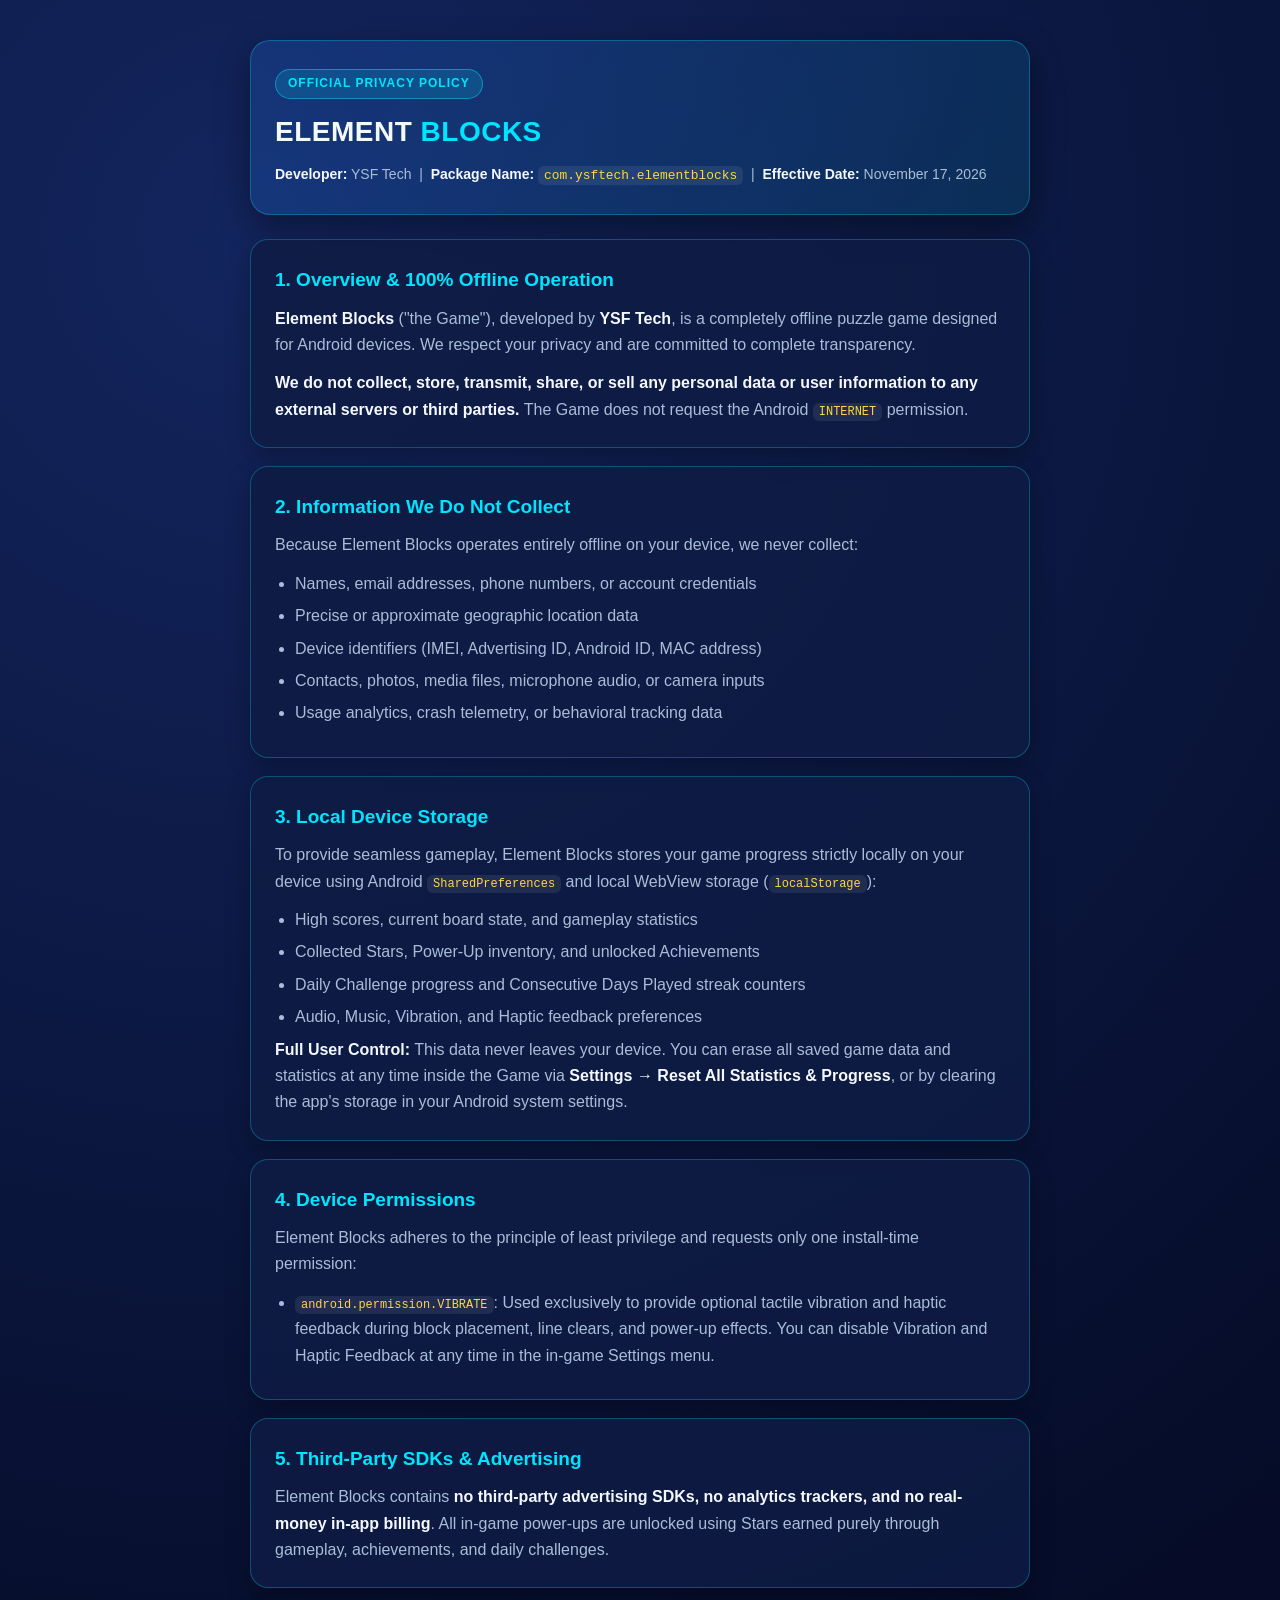
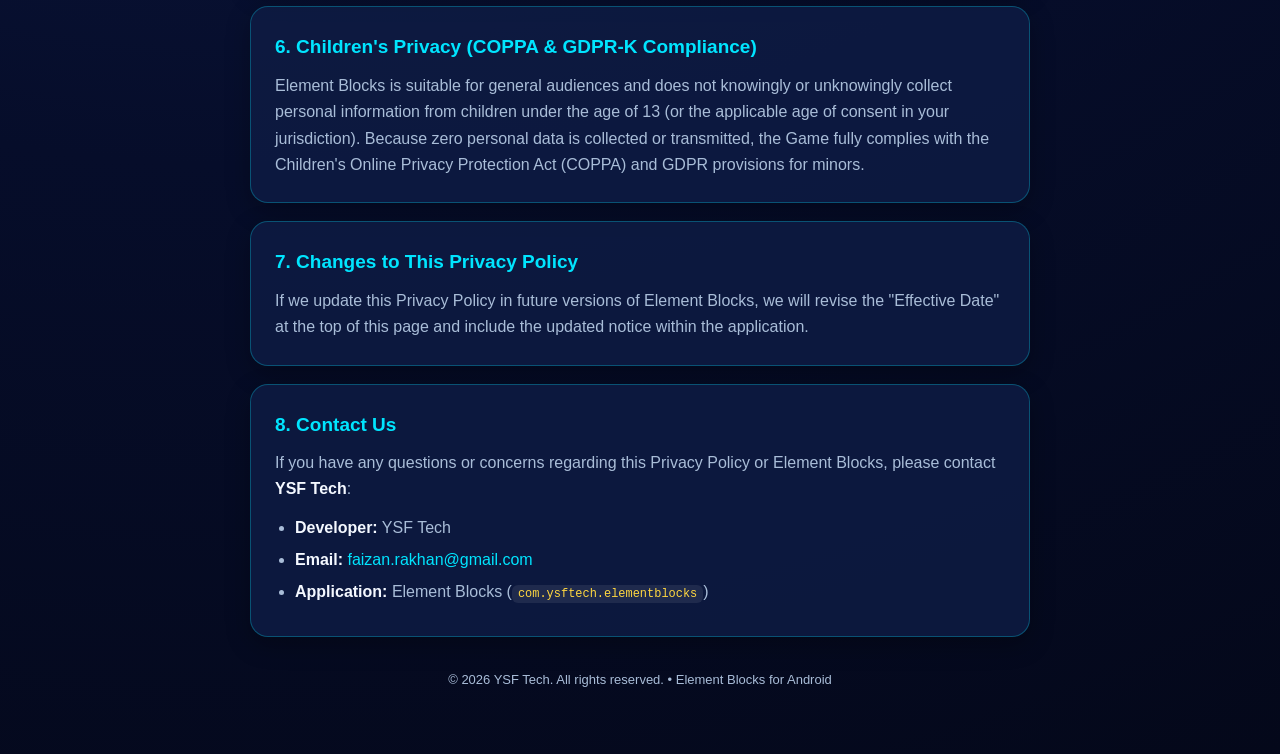
<file: docs/index.html>
<!DOCTYPE html>
<html lang="en">
<head>
  <meta charset="UTF-8" />
  <meta name="viewport" content="width=device-width, initial-scale=1.0" />
  <title>Privacy Policy – Element Blocks | YSF Tech</title>
  <meta name="description" content="Official Privacy Policy for Element Blocks (com.ysftech.elementblocks) by YSF Tech." />
  <style>
    :root {
      --bg-deep: #060D2A;
      --bg-card: rgba(15, 28, 68, 0.85);
      --border: rgba(0, 229, 255, 0.28);
      --cyan: #00E5FF;
      --blue: #2979FF;
      --gold: #FFD740;
      --text-main: #F4F8FF;
      --text-muted: #A9BDD8;
    }
    * {
      box-sizing: border-box;
    }
    body {
      margin: 0;
      padding: 0;
      font-family: -apple-system, BlinkMacSystemFont, "Segoe UI", Roboto, Oxygen, Ubuntu, sans-serif;
      background: radial-gradient(circle at 20% 10%, #13255E 0%, #060D2A 65%, #04081A 100%);
      color: var(--text-main);
      line-height: 1.65;
      min-height: 100vh;
    }
    .container {
      max-width: 820px;
      margin: 0 auto;
      padding: 40px 20px 64px;
    }
    .header-card {
      background: linear-gradient(135deg, rgba(41, 121, 255, 0.2), rgba(0, 229, 255, 0.1));
      border: 1px solid var(--border);
      border-radius: 20px;
      padding: 28px 24px;
      margin-bottom: 24px;
      box-shadow: 0 12px 32px rgba(0, 0, 0, 0.4);
    }
    .badge {
      display: inline-block;
      padding: 4px 12px;
      border-radius: 99px;
      background: rgba(0, 229, 255, 0.16);
      border: 1px solid rgba(0, 229, 255, 0.45);
      color: var(--cyan);
      font-size: 12px;
      font-weight: 700;
      letter-spacing: 1px;
      text-transform: uppercase;
      margin-bottom: 10px;
    }
    h1 {
      margin: 0 0 8px;
      font-size: 28px;
      font-weight: 800;
      letter-spacing: 0.5px;
    }
    h1 span {
      color: var(--cyan);
    }
    .meta {
      margin: 0;
      color: var(--text-muted);
      font-size: 14px;
    }
    .policy-card {
      background: var(--bg-card);
      border: 1px solid var(--border);
      border-radius: 18px;
      padding: 24px;
      margin-bottom: 18px;
      box-shadow: 0 8px 24px rgba(0, 0, 0, 0.28);
    }
    h2 {
      margin: 0 0 10px;
      font-size: 19px;
      color: var(--cyan);
    }
    p {
      margin: 0 0 12px;
      color: var(--text-muted);
    }
    p:last-child {
      margin-bottom: 0;
    }
    ul {
      margin: 8px 0 0;
      padding-left: 20px;
      color: var(--text-muted);
    }
    li {
      margin-bottom: 6px;
    }
    strong {
      color: var(--text-main);
    }
    code {
      background: rgba(255, 255, 255, 0.08);
      padding: 2px 6px;
      border-radius: 6px;
      color: var(--gold);
      font-size: 0.92em;
    }
    footer {
      text-align: center;
      margin-top: 32px;
      color: var(--text-muted);
      font-size: 13px;
    }
    a {
      color: var(--cyan);
      text-decoration: none;
    }
    a:hover {
      text-decoration: underline;
    }
  </style>
</head>
<body>
  <main class="container">
    <header class="header-card">
      <span class="badge">Official Privacy Policy</span>
      <h1>ELEMENT <span>BLOCKS</span></h1>
      <p class="meta">
        <strong>Developer:</strong> YSF Tech &nbsp;|&nbsp;
        <strong>Package Name:</strong> <code>com.ysftech.elementblocks</code> &nbsp;|&nbsp;
        <strong>Effective Date:</strong> November 17, 2026
      </p>
    </header>

    <section class="policy-card">
      <h2>1. Overview &amp; 100% Offline Operation</h2>
      <p>
        <strong>Element Blocks</strong> ("the Game"), developed by <strong>YSF Tech</strong>, is a completely offline puzzle game designed for Android devices. We respect your privacy and are committed to complete transparency.
      </p>
      <p>
        <strong>We do not collect, store, transmit, share, or sell any personal data or user information to any external servers or third parties.</strong> The Game does not request the Android <code>INTERNET</code> permission.
      </p>
    </section>

    <section class="policy-card">
      <h2>2. Information We Do Not Collect</h2>
      <p>Because Element Blocks operates entirely offline on your device, we never collect:</p>
      <ul>
        <li>Names, email addresses, phone numbers, or account credentials</li>
        <li>Precise or approximate geographic location data</li>
        <li>Device identifiers (IMEI, Advertising ID, Android ID, MAC address)</li>
        <li>Contacts, photos, media files, microphone audio, or camera inputs</li>
        <li>Usage analytics, crash telemetry, or behavioral tracking data</li>
      </ul>
    </section>

    <section class="policy-card">
      <h2>3. Local Device Storage</h2>
      <p>
        To provide seamless gameplay, Element Blocks stores your game progress strictly locally on your device using Android <code>SharedPreferences</code> and local WebView storage (<code>localStorage</code>):
      </p>
      <ul>
        <li>High scores, current board state, and gameplay statistics</li>
        <li>Collected Stars, Power-Up inventory, and unlocked Achievements</li>
        <li>Daily Challenge progress and Consecutive Days Played streak counters</li>
        <li>Audio, Music, Vibration, and Haptic feedback preferences</li>
      </ul>
      <p>
        <strong>Full User Control:</strong> This data never leaves your device. You can erase all saved game data and statistics at any time inside the Game via <strong>Settings &rarr; Reset All Statistics &amp; Progress</strong>, or by clearing the app's storage in your Android system settings.
      </p>
    </section>

    <section class="policy-card">
      <h2>4. Device Permissions</h2>
      <p>Element Blocks adheres to the principle of least privilege and requests only one install-time permission:</p>
      <ul>
        <li><code>android.permission.VIBRATE</code>: Used exclusively to provide optional tactile vibration and haptic feedback during block placement, line clears, and power-up effects. You can disable Vibration and Haptic Feedback at any time in the in-game Settings menu.</li>
      </ul>
    </section>

    <section class="policy-card">
      <h2>5. Third-Party SDKs &amp; Advertising</h2>
      <p>
        Element Blocks contains <strong>no third-party advertising SDKs, no analytics trackers, and no real-money in-app billing</strong>. All in-game power-ups are unlocked using Stars earned purely through gameplay, achievements, and daily challenges.
      </p>
    </section>

    <section class="policy-card">
      <h2>6. Children's Privacy (COPPA &amp; GDPR-K Compliance)</h2>
      <p>
        Element Blocks is suitable for general audiences and does not knowingly or unknowingly collect personal information from children under the age of 13 (or the applicable age of consent in your jurisdiction). Because zero personal data is collected or transmitted, the Game fully complies with the Children's Online Privacy Protection Act (COPPA) and GDPR provisions for minors.
      </p>
    </section>

    <section class="policy-card">
      <h2>7. Changes to This Privacy Policy</h2>
      <p>
        If we update this Privacy Policy in future versions of Element Blocks, we will revise the "Effective Date" at the top of this page and include the updated notice within the application.
      </p>
    </section>

    <section class="policy-card">
      <h2>8. Contact Us</h2>
      <p>
        If you have any questions or concerns regarding this Privacy Policy or Element Blocks, please contact <strong>YSF Tech</strong>:
      </p>
      <ul>
        <li><strong>Developer:</strong> YSF Tech</li>
        <li><strong>Email:</strong> <a href="mailto:faizan.rakhan@gmail.com">faizan.rakhan@gmail.com</a></li>
        <li><strong>Application:</strong> Element Blocks (<code>com.ysftech.elementblocks</code>)</li>
      </ul>
    </section>

    <footer>
      &copy; 2026 YSF Tech. All rights reserved. • Element Blocks for Android
    </footer>
  </main>
</body>
</html>
</file>
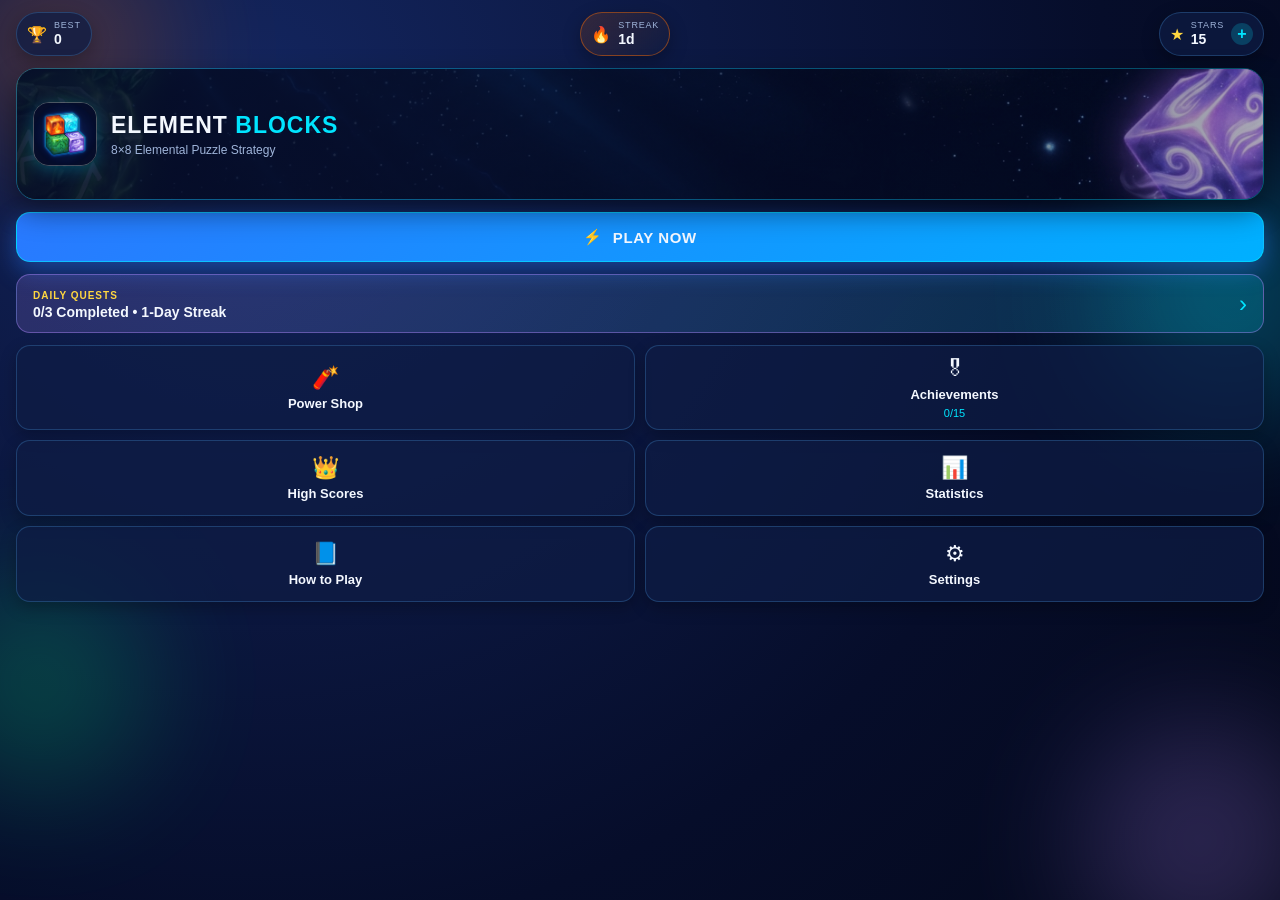
<file: app/src/main/assets/index.html>
<!DOCTYPE html>
<html lang="en">
<head>
  <meta charset="UTF-8" />
  <meta name="viewport" content="width=device-width, initial-scale=1.0, maximum-scale=1.0, user-scalable=no, viewport-fit=cover" />
  <title>Element Blocks</title>
  <link rel="stylesheet" href="css/style.css" />
  <link rel="stylesheet" href="css/animations.css" />
</head>
<body>
  <div id="app" class="app-shell">
    <!-- Ambient animated cosmic background -->
    <div class="bg-nebula" aria-hidden="true">
      <div class="bg-orb bg-orb-fire"></div>
      <div class="bg-orb bg-orb-water"></div>
      <div class="bg-orb bg-orb-earth"></div>
      <div class="bg-orb bg-orb-air"></div>
    </div>

    <!-- 1. SPLASH SCREEN -->
    <section id="screen-splash" class="screen screen-active">
      <div class="splash-content">
        <div class="splash-logo-wrap pulse-glow">
          <img src="images/logo_emblem.jpg" alt="Element Blocks Emblem" class="splash-logo" />
        </div>
        <h1 class="brand-title">ELEMENT <span>BLOCKS</span></h1>
        <p class="brand-subtitle">MASTER THE FOUR ELEMENTS</p>
        <div class="splash-loader">
          <div id="splash-progress" class="splash-loader-fill"></div>
        </div>
        <p class="developer-credit">YSF TECH</p>
      </div>
    </section>

    <!-- 2. MAIN MENU -->
    <section id="screen-menu" class="screen">
      <header class="menu-header">
        <div class="stat-pill">
          <span class="pill-icon">🏆</span>
          <div>
            <span class="pill-label">BEST</span>
            <strong id="menu-best-score" class="pill-value">0</strong>
          </div>
        </div>
        <div id="menu-streak-pill" class="stat-pill stat-pill-streak" data-nav="daily">
          <span class="pill-icon">🔥</span>
          <div>
            <span class="pill-label">STREAK</span>
            <strong id="menu-streak-days" class="pill-value">1d</strong>
          </div>
        </div>
        <div class="stat-pill stat-pill-star" data-nav="shop">
          <span class="pill-icon">★</span>
          <div>
            <span class="pill-label">STARS</span>
            <strong id="menu-stars" class="pill-value">0</strong>
          </div>
          <span class="pill-plus">+</span>
        </div>
      </header>

      <div class="menu-hero-card">
        <img src="images/hero_banner.jpg" alt="Elemental Arena" class="menu-hero-img" />
        <div class="menu-hero-overlay">
          <img src="images/logo_emblem.jpg" alt="Logo" class="menu-mini-emblem" />
          <div>
            <h1 class="menu-title">ELEMENT <span>BLOCKS</span></h1>
            <p class="menu-tagline">8×8 Elemental Puzzle Strategy</p>
          </div>
        </div>
      </div>

      <div class="menu-primary-actions">
        <button id="btn-resume-game" class="glass-btn btn-accent hidden" type="button">
          <span class="btn-icon">▶</span>
          <span>CONTINUE GAME</span>
          <small id="menu-saved-score" class="btn-badge">0</small>
        </button>
        <button id="btn-new-game" class="glass-btn btn-primary" type="button">
          <span class="btn-icon">⚡</span>
          <span>PLAY NOW</span>
        </button>
      </div>

      <button id="btn-daily-banner" class="daily-teaser-card" type="button" data-nav="daily">
        <div class="daily-teaser-left">
          <span class="daily-badge">DAILY QUESTS</span>
          <strong id="menu-daily-summary">3 Challenges Active Today</strong>
        </div>
        <span class="daily-arrow">›</span>
      </button>

      <nav class="menu-grid" aria-label="Main Navigation">
        <button class="menu-tile" type="button" data-nav="shop">
          <span class="tile-icon">🧨</span>
          <span class="tile-title">Power Shop</span>
        </button>
        <button class="menu-tile" type="button" data-nav="achievements">
          <span class="tile-icon">🎖</span>
          <span class="tile-title">Achievements</span>
          <small id="menu-ach-count" class="tile-sub">0/15</small>
        </button>
        <button class="menu-tile" type="button" data-nav="highscores">
          <span class="tile-icon">👑</span>
          <span class="tile-title">High Scores</span>
        </button>
        <button class="menu-tile" type="button" data-nav="statistics">
          <span class="tile-icon">📊</span>
          <span class="tile-title">Statistics</span>
        </button>
        <button class="menu-tile" type="button" data-nav="howto">
          <span class="tile-icon">📘</span>
          <span class="tile-title">How to Play</span>
        </button>
        <button class="menu-tile" type="button" data-nav="settings">
          <span class="tile-icon">⚙</span>
          <span class="tile-title">Settings</span>
        </button>
      </nav>
    </section>

    <!-- 3. GAMEPLAY SCREEN -->
    <section id="screen-game" class="screen">
      <header class="game-hud">
        <button id="btn-pause" class="hud-icon-btn" type="button" aria-label="Pause Game">⏸</button>

        <div class="hud-score-cluster">
          <div class="hud-score-box">
            <span class="hud-label">SCORE</span>
            <strong id="hud-score" class="hud-score-val">0</strong>
          </div>
          <div class="hud-best-box">
            <span class="hud-label">BEST</span>
            <strong id="hud-best" class="hud-best-val">0</strong>
          </div>
        </div>

        <div class="hud-right-cluster">
          <div id="hud-multiplier-pill" class="hud-mult-pill">
            <span id="hud-multiplier">1x</span>
          </div>
          <div class="hud-star-pill" id="hud-star-target">
            <span class="star-glyph">★</span>
            <strong id="hud-stars">0</strong>
          </div>
        </div>
      </header>

      <!-- Active Power-Up / Targeting Banner -->
      <div id="powerup-banner" class="powerup-banner hidden">
        <span id="powerup-banner-text">Select target on board</span>
        <div id="lightning-element-picker" class="element-picker hidden">
          <button class="el-chip el-fire" data-el="fire" type="button">🔥 Fire</button>
          <button class="el-chip el-water" data-el="water" type="button">💧 Water</button>
          <button class="el-chip el-earth" data-el="earth" type="button">🌿 Earth</button>
          <button class="el-chip el-air" data-el="air" type="button">💨 Air</button>
        </div>
        <button id="btn-cancel-powerup" class="banner-cancel-btn" type="button">Cancel</button>
      </div>

      <!-- Unified HTML5 Canvas for Board + Piece Tray + Drag + Particles -->
      <div id="canvas-stage" class="canvas-stage">
        <canvas id="game-canvas"></canvas>
      </div>

      <!-- Bottom Power-Up Bar -->
      <footer class="powerup-dock">
        <button class="powerup-btn" id="pu-dynamite" data-powerup="dynamite" type="button">
          <span class="pu-icon">🧨</span>
          <span class="pu-name">Dynamite</span>
          <span class="pu-cost" id="pu-cost-dynamite">15 ★</span>
        </button>
        <button class="powerup-btn" id="pu-lightning" data-powerup="lightning" type="button">
          <span class="pu-icon">⚡</span>
          <span class="pu-name">Lightning</span>
          <span class="pu-cost" id="pu-cost-lightning">20 ★</span>
        </button>
        <button class="powerup-btn" id="pu-hammer" data-powerup="hammer" type="button">
          <span class="pu-icon">🔨</span>
          <span class="pu-name">Hammer</span>
          <span class="pu-cost" id="pu-cost-hammer">10 ★</span>
        </button>
        <button class="powerup-btn" id="pu-shuffle" data-powerup="shuffle" type="button">
          <span class="pu-icon">🔀</span>
          <span class="pu-name">Shuffle</span>
          <span class="pu-cost" id="pu-cost-shuffle">12 ★</span>
        </button>
      </footer>
    </section>

    <!-- 4. PAUSE OVERLAY -->
    <div id="modal-pause" class="modal-overlay hidden" role="dialog" aria-modal="true">
      <div class="glass-modal">
        <h2 class="modal-title">GAME PAUSED</h2>
        <p class="modal-sub">Take a breath and plan your next move.</p>
        <div class="modal-actions">
          <button id="btn-pause-resume" class="glass-btn btn-primary" type="button">Resume</button>
          <button id="btn-pause-restart" class="glass-btn btn-secondary" type="button">Restart Game</button>
          <button id="btn-pause-howto" class="glass-btn btn-secondary" type="button">How to Play</button>
          <button id="btn-pause-settings" class="glass-btn btn-secondary" type="button">Settings</button>
          <button id="btn-pause-menu" class="glass-btn btn-danger-outline" type="button">Main Menu</button>
        </div>
      </div>
    </div>

    <!-- 5. GAME OVER OVERLAY -->
    <div id="modal-gameover" class="modal-overlay hidden" role="dialog" aria-modal="true">
      <div class="glass-modal gameover-modal">
        <div id="go-new-best-badge" class="new-best-badge hidden">★ NEW HIGH SCORE ★</div>
        <h2 class="modal-title">GAME OVER</h2>
        <p class="modal-sub">No more valid placements remaining</p>

        <div class="gameover-stats-grid">
          <div class="go-stat-card">
            <span>Final Score</span>
            <strong id="go-score">0</strong>
          </div>
          <div class="go-stat-card">
            <span>Best Score</span>
            <strong id="go-best">0</strong>
          </div>
          <div class="go-stat-card">
            <span>Stars Earned</span>
            <strong id="go-stars">0 ★</strong>
          </div>
          <div class="go-stat-card">
            <span>Max Combo</span>
            <strong id="go-combo">0</strong>
          </div>
        </div>

        <div id="go-achievements-box" class="go-ach-box hidden">
          <h3>Achievements Unlocked</h3>
          <ul id="go-achievements-list"></ul>
        </div>

        <div class="modal-actions">
          <button id="btn-go-play-again" class="glass-btn btn-primary" type="button">Play Again</button>
          <button id="btn-go-stats" class="glass-btn btn-secondary" type="button">Statistics</button>
          <button id="btn-go-menu" class="glass-btn btn-secondary" type="button">Main Menu</button>
        </div>
      </div>
    </div>

    <!-- 6. SETTINGS SCREEN -->
    <section id="screen-settings" class="screen sub-screen">
      <header class="sub-header">
        <button class="back-btn" type="button" data-back>‹ Back</button>
        <h2>Settings</h2>
        <span class="header-spacer"></span>
      </header>
      <div class="scroll-body">
        <div class="glass-panel">
          <div class="setting-row">
            <div>
              <strong>Sound Effects</strong>
              <small>Blocks, clears, power-ups & rewards</small>
            </div>
            <label class="switch">
              <input type="checkbox" id="toggle-sound" />
              <span class="slider"></span>
            </label>
          </div>
          <div class="setting-row">
            <div>
              <strong>Background Music</strong>
              <small>Ambient elemental synth track</small>
            </div>
            <label class="switch">
              <input type="checkbox" id="toggle-music" />
              <span class="slider"></span>
            </label>
          </div>
          <div class="setting-row">
            <div>
              <strong>Vibration</strong>
              <small>Line clears, combos & explosions</small>
            </div>
            <label class="switch">
              <input type="checkbox" id="toggle-vibration" />
              <span class="slider"></span>
            </label>
          </div>
          <div class="setting-row">
            <div>
              <strong>Haptic Feedback</strong>
              <small>Subtle taps & block snap pulses</small>
            </div>
            <label class="switch">
              <input type="checkbox" id="toggle-haptics" />
              <span class="slider"></span>
            </label>
          </div>
        </div>

        <div class="glass-panel">
          <button class="panel-action-row" type="button" data-nav="howto">
            <span>📘 How to Play</span>
            <span>›</span>
          </button>
          <button class="panel-action-row" type="button" id="btn-privacy-info">
            <span>🔒 Privacy Information</span>
            <span>›</span>
          </button>
          <div class="panel-info-row">
            <span>📱 Version</span>
            <strong id="settings-version">1.0.0</strong>
          </div>
          <div class="panel-info-row">
            <span>🏢 Developer</span>
            <strong>YSF Tech</strong>
          </div>
        </div>

        <button id="btn-reset-stats" class="glass-btn btn-danger-outline" type="button">
          Reset All Statistics & Progress
        </button>
      </div>
    </section>

    <!-- 7. ACHIEVEMENTS SCREEN -->
    <section id="screen-achievements" class="screen sub-screen">
      <header class="sub-header">
        <button class="back-btn" type="button" data-back>‹ Back</button>
        <h2>Achievements</h2>
        <span id="ach-header-progress" class="header-pill">0/15</span>
      </header>
      <div class="scroll-body">
        <div id="achievements-list" class="card-stack"></div>
      </div>
    </section>

    <!-- 8. HIGH SCORES SCREEN -->
    <section id="screen-highscores" class="screen sub-screen">
      <header class="sub-header">
        <button class="back-btn" type="button" data-back>‹ Back</button>
        <h2>High Scores</h2>
        <span class="header-spacer"></span>
      </header>
      <div class="scroll-body">
        <div class="glass-panel highlight-score-panel">
          <span>ALL-TIME BEST SCORE</span>
          <strong id="hs-alltime-best">0</strong>
        </div>
        <div id="highscores-list" class="card-stack"></div>
      </div>
    </section>

    <!-- 9. HOW TO PLAY SCREEN -->
    <section id="screen-howto" class="screen sub-screen">
      <header class="sub-header">
        <button class="back-btn" type="button" data-back>‹ Back</button>
        <h2>How to Play</h2>
        <span class="header-spacer"></span>
      </header>
      <div class="scroll-body">
        <div class="glass-panel guide-card">
          <h3>1. Place Elemental Blocks</h3>
          <p>Touch, hold, and drag any of the 3 pieces from the tray onto the 8×8 grid. Blocks stay exactly where placed—there is no gravity.</p>
        </div>
        <div class="glass-panel guide-card">
          <h3>2. Clear Full Rows & Columns</h3>
          <p>Fill any complete horizontal row or vertical column of 8 cells to clear it! Clear multiple lines in one move for massive combo bonuses.</p>
        </div>
        <div class="glass-panel guide-card">
          <h3>3. Build Your Multiplier</h3>
          <p>Consecutive turns with line clears boost your score multiplier up to 10x+. Moves without a clear gradually step down your streak.</p>
        </div>
        <div class="glass-panel guide-card">
          <h3>4. Collect Stars & Use Power-Ups</h3>
          <p>Clear lines passing through ★ cells to earn Stars. Spend Stars in the Shop or during gameplay for Dynamite (3×3 blast), Lightning (element wipe), Hammer (single cell), or Shuffle (new tray).</p>
        </div>
        <div class="glass-panel guide-card">
          <h3>5. Four Elemental Themes</h3>
          <div class="element-legend">
            <span class="el-chip el-fire">🔥 Fire</span>
            <span class="el-chip el-water">💧 Water</span>
            <span class="el-chip el-earth">🌿 Earth</span>
            <span class="el-chip el-air">💨 Air</span>
          </div>
          <p>All elements share identical placement rules—master their board synergy!</p>
        </div>
      </div>
    </section>

    <!-- 10. POWER-UP SHOP SCREEN -->
    <section id="screen-shop" class="screen sub-screen">
      <header class="sub-header">
        <button class="back-btn" type="button" data-back>‹ Back</button>
        <h2>Power-Up Shop</h2>
        <span class="header-pill">★ <span id="shop-stars">0</span></span>
      </header>
      <div class="scroll-body">
        <p class="shop-intro">Stock up on tactical charges using Stars earned in-game, from Achievements, and Daily Challenges.</p>
        <div id="shop-items-list" class="card-stack"></div>
      </div>
    </section>

    <!-- 11. DAILY CHALLENGE SCREEN -->
    <section id="screen-daily" class="screen sub-screen">
      <header class="sub-header">
        <button class="back-btn" type="button" data-back>‹ Back</button>
        <h2>Daily Challenge</h2>
        <span id="daily-date-pill" class="header-pill">TODAY</span>
      </header>
      <div class="scroll-body">
        <div class="glass-panel streak-panel">
          <div class="streak-panel-head">
            <div>
              <span class="daily-badge">CONSECUTIVE DAYS PLAYED</span>
              <strong id="daily-streak-title" class="streak-big-val">🔥 1 Day Streak</strong>
            </div>
            <span id="daily-best-streak" class="reward-chip">Best: 1d</span>
          </div>
          <div id="daily-streak-track" class="streak-days-track"></div>
          <small id="daily-streak-sub" class="streak-sub-copy">Log in 6 more consecutive days for +25 ★ bonus!</small>
        </div>
        <div class="glass-panel daily-hero-panel">
          <h3>Today's Elemental Trials</h3>
          <p>Complete offline quests generated for today's date and claim bonus Stars.</p>
          <button id="btn-daily-play" class="glass-btn btn-primary" type="button">Play to Progress</button>
        </div>
        <div id="daily-list" class="card-stack"></div>
      </div>
    </section>

    <!-- 12. STATISTICS SCREEN -->
    <section id="screen-statistics" class="screen sub-screen">
      <header class="sub-header">
        <button class="back-btn" type="button" data-back>‹ Back</button>
        <h2>Statistics</h2>
        <span class="header-spacer"></span>
      </header>
      <div class="scroll-body">
        <div id="stats-grid" class="stats-grid"></div>
      </div>
    </section>

    <!-- CONFIRM / PRIVACY DIALOG -->
    <div id="modal-dialog" class="modal-overlay hidden" role="dialog" aria-modal="true">
      <div class="glass-modal">
        <h2 id="dialog-title" class="modal-title">Confirm</h2>
        <p id="dialog-message" class="modal-sub"></p>
        <div class="modal-actions">
          <button id="btn-dialog-confirm" class="glass-btn btn-primary" type="button">Confirm</button>
          <button id="btn-dialog-cancel" class="glass-btn btn-secondary" type="button">Cancel</button>
        </div>
      </div>
    </div>

    <!-- ACHIEVEMENT / REWARD TOAST -->
    <div id="toast-banner" class="toast-banner hidden" role="status">
      <span id="toast-icon">🏆</span>
      <div class="toast-copy">
        <strong id="toast-title">Achievement Unlocked!</strong>
        <small id="toast-desc">+10 ★</small>
      </div>
    </div>
  </div>

  <!-- Modular Offline Game Engine Scripts -->
  <script defer src="js/storage.js"></script>
  <script defer src="js/audio.js"></script>
  <script defer src="js/shapes.js"></script>
  <script defer src="js/board.js"></script>
  <script defer src="js/scoring.js"></script>
  <script defer src="js/particles.js"></script>
  <script defer src="js/powerups.js"></script>
  <script defer src="js/achievements.js"></script>
  <script defer src="js/ui.js"></script>
  <script defer src="js/game.js"></script>
</body>
</html>
</file>
<file: app/src/main/assets/css/style.css>
:root {
  --bg-deep: #060D2A;
  --bg-navy: #0B153A;
  --panel-bg: rgba(15, 28, 68, 0.72);
  --panel-border: rgba(86, 178, 255, 0.24);
  --electric-blue: #2979FF;
  --cyan-glow: #00E5FF;
  --fire-accent: #FF6D00;
  --water-accent: #00B0FF;
  --earth-accent: #00E676;
  --air-accent: #B388FF;
  --star-gold: #FFD740;
  --danger: #FF5252;
  --text-primary: #F4F8FF;
  --text-secondary: #9FB4D9;
  --radius-lg: 20px;
  --radius-md: 14px;
  --radius-sm: 10px;
}

* {
  box-sizing: border-box;
  -webkit-tap-highlight-color: transparent;
  user-select: none;
  -webkit-user-select: none;
}

html, body {
  margin: 0;
  padding: 0;
  width: 100%;
  height: 100%;
  overflow: hidden;
  background-color: var(--bg-deep);
  color: var(--text-primary);
  font-family: -apple-system, BlinkMacSystemFont, "Segoe UI", Roboto, sans-serif;
}

.app-shell {
  position: relative;
  width: 100%;
  height: 100%;
  overflow: hidden;
  background: radial-gradient(circle at 20% 10%, #13255E 0%, #060D2A 65%, #04081A 100%);
}

.bg-nebula {
  position: absolute;
  inset: 0;
  pointer-events: none;
  overflow: hidden;
  z-index: 0;
}

.bg-orb {
  position: absolute;
  border-radius: 50%;
  filter: blur(60px);
  opacity: 0.22;
}

.bg-orb-fire { width: 220px; height: 220px; background: var(--fire-accent); top: -60px; left: -50px; }
.bg-orb-water { width: 260px; height: 260px; background: var(--cyan-glow); top: 18%; right: -80px; }
.bg-orb-earth { width: 220px; height: 220px; background: var(--earth-accent); bottom: 12%; left: -70px; }
.bg-orb-air { width: 240px; height: 240px; background: var(--air-accent); bottom: -60px; right: -40px; }

.screen {
  position: absolute;
  inset: 0;
  z-index: 2;
  display: none;
  flex-direction: column;
  padding: 12px 16px 16px;
}

.screen-active {
  display: flex;
}

.hidden {
  display: none !important;
}

/* SPLASH */
#screen-splash {
  justify-content: center;
  align-items: center;
  text-align: center;
}

.splash-content {
  display: flex;
  flex-direction: column;
  align-items: center;
  gap: 14px;
  width: 100%;
  max-width: 320px;
}

.splash-logo-wrap {
  width: 132px;
  height: 132px;
  border-radius: 30px;
  overflow: hidden;
  border: 2px solid rgba(0, 229, 255, 0.5);
  box-shadow: 0 0 36px rgba(0, 229, 255, 0.35);
}

.splash-logo {
  width: 100%;
  height: 100%;
  object-fit: cover;
}

.brand-title {
  margin: 4px 0 0;
  font-size: 30px;
  font-weight: 800;
  letter-spacing: 2px;
}

.brand-title span {
  color: var(--cyan-glow);
}

.brand-subtitle {
  margin: 0;
  font-size: 12px;
  letter-spacing: 2.5px;
  color: var(--text-secondary);
}

.splash-loader {
  width: 82%;
  height: 8px;
  border-radius: 99px;
  background: rgba(255, 255, 255, 0.1);
  overflow: hidden;
  margin-top: 8px;
}

.splash-loader-fill {
  width: 0%;
  height: 100%;
  border-radius: 99px;
  background: linear-gradient(90deg, var(--electric-blue), var(--cyan-glow));
  transition: width 0.2s ease;
}

.developer-credit {
  margin-top: 12px;
  font-size: 12px;
  font-weight: 700;
  letter-spacing: 3px;
  color: rgba(159, 180, 217, 0.75);
}

/* MAIN MENU */
#screen-menu {
  gap: 12px;
  overflow-y: auto;
}

.menu-header {
  display: flex;
  justify-content: space-between;
  align-items: center;
  gap: 8px;
}

.stat-pill {
  display: flex;
  align-items: center;
  gap: 7px;
  padding: 7px 10px;
  border-radius: 99px;
  background: var(--panel-bg);
  border: 1px solid var(--panel-border);
  backdrop-filter: blur(10px);
  box-shadow: 0 6px 18px rgba(0, 0, 0, 0.28);
  min-width: 0;
}

.stat-pill-star,
.stat-pill-streak {
  cursor: pointer;
}

.stat-pill-streak {
  border-color: rgba(255, 109, 0, 0.45);
  background: linear-gradient(135deg, rgba(255, 109, 0, 0.16), rgba(15, 28, 68, 0.78));
}

.pill-icon {
  font-size: 16px;
  color: var(--star-gold);
}

.pill-label {
  display: block;
  font-size: 9px;
  color: var(--text-secondary);
  letter-spacing: 0.8px;
}

.pill-value {
  font-size: 14px;
  font-weight: 800;
}

.pill-plus {
  display: inline-flex;
  align-items: center;
  justify-content: center;
  width: 22px;
  height: 22px;
  border-radius: 50%;
  background: rgba(0, 229, 255, 0.2);
  color: var(--cyan-glow);
  font-weight: 800;
}

.menu-hero-card {
  position: relative;
  border-radius: var(--radius-lg);
  overflow: hidden;
  border: 1px solid rgba(0, 229, 255, 0.3);
  height: 132px;
  flex-shrink: 0;
  box-shadow: 0 12px 28px rgba(0, 0, 0, 0.45);
}

.menu-hero-img {
  width: 100%;
  height: 100%;
  object-fit: cover;
}

.menu-hero-overlay {
  position: absolute;
  inset: 0;
  display: flex;
  align-items: center;
  gap: 14px;
  padding: 16px;
  background: linear-gradient(90deg, rgba(6, 13, 42, 0.9) 25%, rgba(6, 13, 42, 0.35) 100%);
}

.menu-mini-emblem {
  width: 64px;
  height: 64px;
  border-radius: 16px;
  border: 1px solid rgba(255, 255, 255, 0.25);
  box-shadow: 0 4px 16px rgba(0, 229, 255, 0.25);
}

.menu-title {
  margin: 0;
  font-size: 23px;
  font-weight: 900;
  letter-spacing: 1px;
}

.menu-title span {
  color: var(--cyan-glow);
}

.menu-tagline {
  margin: 4px 0 0;
  font-size: 12px;
  color: var(--text-secondary);
}

.menu-primary-actions {
  display: flex;
  flex-direction: column;
  gap: 10px;
}

.glass-btn {
  display: flex;
  align-items: center;
  justify-content: center;
  gap: 10px;
  width: 100%;
  min-height: 50px;
  padding: 12px 18px;
  border-radius: var(--radius-md);
  border: 1px solid rgba(255, 255, 255, 0.18);
  background: rgba(23, 43, 98, 0.72);
  color: var(--text-primary);
  font-size: 15px;
  font-weight: 700;
  letter-spacing: 0.6px;
  cursor: pointer;
  box-shadow: 0 6px 20px rgba(0, 0, 0, 0.3);
  transition: transform 0.12s ease, filter 0.15s ease;
}

.glass-btn:active {
  transform: scale(0.97);
}

.btn-primary {
  background: linear-gradient(135deg, #2979FF 0%, #00B0FF 100%);
  border-color: rgba(0, 229, 255, 0.65);
  box-shadow: 0 8px 24px rgba(41, 121, 255, 0.45);
}

.btn-accent {
  background: linear-gradient(135deg, #00C853 0%, #00BFA5 100%);
  border-color: rgba(105, 240, 174, 0.6);
}

.btn-secondary {
  background: rgba(20, 38, 88, 0.78);
}

.btn-danger-outline {
  background: rgba(255, 82, 82, 0.14);
  border-color: rgba(255, 82, 82, 0.45);
  color: #FF8A80;
}

.btn-badge {
  padding: 3px 9px;
  border-radius: 99px;
  background: rgba(0, 0, 0, 0.28);
  font-size: 12px;
}

.daily-teaser-card {
  display: flex;
  align-items: center;
  justify-content: space-between;
  width: 100%;
  padding: 12px 16px;
  border-radius: var(--radius-md);
  background: linear-gradient(135deg, rgba(179, 136, 255, 0.18), rgba(0, 229, 255, 0.16));
  border: 1px solid rgba(179, 136, 255, 0.42);
  color: var(--text-primary);
  cursor: pointer;
  text-align: left;
}

.daily-badge {
  display: inline-block;
  font-size: 10px;
  font-weight: 800;
  letter-spacing: 1px;
  color: var(--star-gold);
  margin-bottom: 3px;
}

.daily-teaser-left strong {
  display: block;
  font-size: 14px;
}

.daily-arrow {
  font-size: 24px;
  color: var(--cyan-glow);
}

.menu-grid {
  display: grid;
  grid-template-columns: repeat(2, 1fr);
  gap: 10px;
  padding-bottom: 10px;
}

.menu-tile {
  display: flex;
  flex-direction: column;
  align-items: center;
  justify-content: center;
  gap: 5px;
  min-height: 76px;
  padding: 10px;
  border-radius: var(--radius-md);
  background: var(--panel-bg);
  border: 1px solid var(--panel-border);
  color: var(--text-primary);
  cursor: pointer;
  box-shadow: 0 6px 16px rgba(0, 0, 0, 0.25);
  transition: transform 0.12s ease;
}

.menu-tile:active {
  transform: scale(0.96);
}

.tile-icon {
  font-size: 22px;
}

.tile-title {
  font-size: 13px;
  font-weight: 700;
}

.tile-sub {
  font-size: 11px;
  color: var(--cyan-glow);
}

/* GAMEPLAY HUD & STAGE */
#screen-game {
  padding: 10px 10px 12px;
  gap: 8px;
}

.game-hud {
  display: flex;
  align-items: center;
  justify-content: space-between;
  gap: 8px;
  flex-shrink: 0;
}

.hud-icon-btn {
  width: 48px;
  height: 48px;
  border-radius: 14px;
  border: 1px solid var(--panel-border);
  background: var(--panel-bg);
  color: var(--text-primary);
  font-size: 18px;
  font-weight: 700;
  cursor: pointer;
}

.hud-score-cluster {
  display: flex;
  align-items: center;
  gap: 10px;
  padding: 6px 14px;
  border-radius: 14px;
  background: var(--panel-bg);
  border: 1px solid var(--panel-border);
}

.hud-score-box, .hud-best-box {
  display: flex;
  flex-direction: column;
  align-items: center;
}

.hud-label {
  font-size: 9px;
  letter-spacing: 1px;
  color: var(--text-secondary);
}

.hud-score-val {
  font-size: 20px;
  font-weight: 900;
  color: var(--cyan-glow);
}

.hud-best-val {
  font-size: 16px;
  font-weight: 700;
  color: var(--text-primary);
}

.hud-right-cluster {
  display: flex;
  align-items: center;
  gap: 6px;
}

.hud-mult-pill {
  padding: 7px 10px;
  border-radius: 12px;
  background: linear-gradient(135deg, rgba(255, 109, 0, 0.25), rgba(41, 121, 255, 0.3));
  border: 1px solid rgba(0, 229, 255, 0.45);
  font-size: 14px;
  font-weight: 900;
  color: #FFF;
}

.hud-star-pill {
  display: flex;
  align-items: center;
  gap: 4px;
  padding: 7px 10px;
  border-radius: 12px;
  background: var(--panel-bg);
  border: 1px solid rgba(255, 215, 64, 0.4);
  font-size: 14px;
}

.star-glyph {
  color: var(--star-gold);
}

.powerup-banner {
  display: flex;
  flex-wrap: wrap;
  align-items: center;
  justify-content: space-between;
  gap: 8px;
  padding: 8px 12px;
  border-radius: 12px;
  background: rgba(0, 229, 255, 0.16);
  border: 1px solid rgba(0, 229, 255, 0.55);
  font-size: 13px;
  font-weight: 700;
  flex-shrink: 0;
}

.element-picker {
  display: flex;
  gap: 6px;
  flex-wrap: wrap;
}

.el-chip {
  padding: 6px 10px;
  border-radius: 99px;
  border: 1px solid rgba(255, 255, 255, 0.25);
  color: #fff;
  font-size: 12px;
  font-weight: 700;
  cursor: pointer;
}

.el-fire { background: linear-gradient(135deg, #FF6D00, #DD2C00); }
.el-water { background: linear-gradient(135deg, #00B0FF, #2962FF); }
.el-earth { background: linear-gradient(135deg, #00C853, #5D4037); }
.el-air { background: linear-gradient(135deg, #AA00FF, #7C4DFF); }

.banner-cancel-btn {
  padding: 6px 12px;
  border-radius: 8px;
  border: 1px solid rgba(255, 255, 255, 0.3);
  background: rgba(0, 0, 0, 0.35);
  color: #fff;
  font-weight: 700;
  cursor: pointer;
}

.canvas-stage {
  position: relative;
  flex: 1;
  min-height: 0;
  width: 100%;
}

#game-canvas {
  display: block;
  width: 100%;
  height: 100%;
  touch-action: none;
}

.powerup-dock {
  display: grid;
  grid-template-columns: repeat(4, 1fr);
  gap: 8px;
  flex-shrink: 0;
}

.powerup-btn {
  display: flex;
  flex-direction: column;
  align-items: center;
  justify-content: center;
  gap: 2px;
  min-height: 58px;
  padding: 6px 4px;
  border-radius: 14px;
  background: var(--panel-bg);
  border: 1px solid var(--panel-border);
  color: var(--text-primary);
  cursor: pointer;
  transition: transform 0.12s ease, border-color 0.15s ease;
}

.powerup-btn:active {
  transform: scale(0.95);
}

.powerup-btn.pu-active {
  border-color: var(--cyan-glow);
  box-shadow: 0 0 16px rgba(0, 229, 255, 0.45);
}

.powerup-btn.pu-disabled {
  opacity: 0.48;
}

.pu-icon { font-size: 18px; }
.pu-name { font-size: 11px; font-weight: 700; }
.pu-cost { font-size: 10px; font-weight: 800; color: var(--star-gold); }

/* SUB SCREENS */
.sub-screen {
  gap: 12px;
}

.sub-header {
  display: flex;
  align-items: center;
  justify-content: space-between;
  gap: 10px;
  flex-shrink: 0;
}

.sub-header h2 {
  margin: 0;
  font-size: 20px;
  font-weight: 800;
}

.back-btn {
  min-width: 72px;
  min-height: 44px;
  padding: 8px 12px;
  border-radius: 12px;
  border: 1px solid var(--panel-border);
  background: var(--panel-bg);
  color: var(--cyan-glow);
  font-size: 14px;
  font-weight: 700;
  cursor: pointer;
}

.header-spacer { width: 72px; }

.header-pill {
  padding: 6px 12px;
  border-radius: 99px;
  background: var(--panel-bg);
  border: 1px solid rgba(255, 215, 64, 0.4);
  font-size: 13px;
  font-weight: 800;
  color: var(--star-gold);
}

.scroll-body {
  flex: 1;
  overflow-y: auto;
  display: flex;
  flex-direction: column;
  gap: 12px;
  padding-bottom: 20px;
}

.glass-panel {
  border-radius: var(--radius-md);
  background: var(--panel-bg);
  border: 1px solid var(--panel-border);
  padding: 14px 16px;
  box-shadow: 0 8px 24px rgba(0, 0, 0, 0.25);
}

.setting-row, .panel-action-row, .panel-info-row {
  display: flex;
  align-items: center;
  justify-content: space-between;
  gap: 12px;
  padding: 10px 0;
  border-bottom: 1px solid rgba(255, 255, 255, 0.08);
}

.setting-row:last-child, .panel-info-row:last-child {
  border-bottom: none;
}

.setting-row strong { display: block; font-size: 15px; }
.setting-row small { color: var(--text-secondary); font-size: 12px; }

.panel-action-row {
  width: 100%;
  background: transparent;
  border-left: none;
  border-right: none;
  border-top: none;
  color: var(--text-primary);
  font-size: 15px;
  font-weight: 600;
  cursor: pointer;
  text-align: left;
}

/* Toggle Switch */
.switch {
  position: relative;
  display: inline-block;
  width: 50px;
  height: 28px;
  flex-shrink: 0;
}

.switch input { opacity: 0; width: 0; height: 0; }

.slider {
  position: absolute;
  inset: 0;
  border-radius: 99px;
  background: rgba(255, 255, 255, 0.16);
  transition: 0.2s;
  cursor: pointer;
}

.slider::before {
  content: "";
  position: absolute;
  width: 22px;
  height: 22px;
  left: 3px;
  top: 3px;
  border-radius: 50%;
  background: #fff;
  transition: 0.2s;
}

.switch input:checked + .slider {
  background: linear-gradient(135deg, var(--electric-blue), var(--cyan-glow));
}

.switch input:checked + .slider::before {
  transform: translateX(22px);
}

/* Cards & Lists */
.card-stack {
  display: flex;
  flex-direction: column;
  gap: 10px;
}

.list-card {
  display: flex;
  align-items: center;
  justify-content: space-between;
  gap: 12px;
  border-radius: var(--radius-md);
  background: var(--panel-bg);
  border: 1px solid var(--panel-border);
  padding: 13px 14px;
}

.list-card.unlocked {
  border-color: rgba(0, 230, 118, 0.5);
  background: linear-gradient(135deg, rgba(0, 230, 118, 0.12), rgba(15, 28, 68, 0.8));
}

.card-main { flex: 1; }
.card-main strong { display: block; font-size: 15px; margin-bottom: 3px; }
.card-main small { color: var(--text-secondary); font-size: 12px; display: block; }

.progress-track {
  margin-top: 8px;
  width: 100%;
  height: 6px;
  border-radius: 99px;
  background: rgba(255, 255, 255, 0.1);
  overflow: hidden;
}

.progress-fill {
  height: 100%;
  border-radius: 99px;
  background: linear-gradient(90deg, var(--electric-blue), var(--cyan-glow));
}

.reward-chip {
  padding: 6px 10px;
  border-radius: 10px;
  background: rgba(255, 215, 64, 0.16);
  border: 1px solid rgba(255, 215, 64, 0.45);
  color: var(--star-gold);
  font-size: 12px;
  font-weight: 800;
  white-space: nowrap;
}

.claim-btn {
  padding: 8px 14px;
  border-radius: 10px;
  border: none;
  background: linear-gradient(135deg, #FFD740, #FF9100);
  color: #060D2A;
  font-weight: 800;
  cursor: pointer;
}

.shop-buy-btn {
  padding: 9px 14px;
  border-radius: 10px;
  border: 1px solid rgba(0, 229, 255, 0.5);
  background: linear-gradient(135deg, #2979FF, #00B0FF);
  color: #fff;
  font-weight: 800;
  font-size: 13px;
  cursor: pointer;
  white-space: nowrap;
}

.highlight-score-panel {
  text-align: center;
  background: linear-gradient(135deg, rgba(41, 121, 255, 0.25), rgba(0, 229, 255, 0.15));
}

.highlight-score-panel span {
  display: block;
  font-size: 11px;
  letter-spacing: 1.5px;
  color: var(--text-secondary);
}

.highlight-score-panel strong {
  font-size: 36px;
  font-weight: 900;
  color: var(--cyan-glow);
}

.stats-grid {
  display: grid;
  grid-template-columns: repeat(2, 1fr);
  gap: 10px;
}

.stat-tile {
  border-radius: var(--radius-md);
  background: var(--panel-bg);
  border: 1px solid var(--panel-border);
  padding: 14px;
  text-align: center;
}

.stat-tile span {
  display: block;
  font-size: 11px;
  color: var(--text-secondary);
  margin-bottom: 6px;
}

.stat-tile strong {
  font-size: 22px;
  font-weight: 900;
  color: var(--cyan-glow);
}

.guide-card h3 {
  margin: 0 0 6px;
  color: var(--cyan-glow);
  font-size: 16px;
}

.guide-card p {
  margin: 0;
  font-size: 13px;
  line-height: 1.5;
  color: var(--text-secondary);
}

.element-legend {
  display: flex;
  flex-wrap: wrap;
  gap: 8px;
  margin: 8px 0;
}

.daily-hero-panel {
  display: flex;
  flex-direction: column;
  gap: 10px;
}

.daily-hero-panel h3 { margin: 0; color: var(--cyan-glow); }
.daily-hero-panel p { margin: 0; font-size: 13px; color: var(--text-secondary); }
.shop-intro { margin: 0; font-size: 13px; color: var(--text-secondary); }

.streak-panel {
  display: flex;
  flex-direction: column;
  gap: 10px;
  border-color: rgba(255, 109, 0, 0.45);
  background: linear-gradient(145deg, rgba(255, 109, 0, 0.14), rgba(15, 28, 68, 0.84));
}

.streak-panel-head {
  display: flex;
  align-items: center;
  justify-content: space-between;
  gap: 10px;
}

.streak-big-val {
  display: block;
  font-size: 19px;
  font-weight: 900;
  color: #FFE082;
}

.streak-days-track {
  display: grid;
  grid-template-columns: repeat(7, 1fr);
  gap: 6px;
}

.streak-day-node {
  display: flex;
  flex-direction: column;
  align-items: center;
  justify-content: center;
  padding: 7px 2px;
  border-radius: 10px;
  background: rgba(255, 255, 255, 0.06);
  border: 1px solid rgba(255, 255, 255, 0.12);
  font-size: 10px;
  font-weight: 700;
  color: var(--text-secondary);
}

.streak-day-node.done {
  background: linear-gradient(135deg, rgba(255, 109, 0, 0.35), rgba(255, 215, 64, 0.28));
  border-color: rgba(255, 215, 64, 0.65);
  color: #FFF8E1;
}

.streak-day-node.milestone {
  border-color: rgba(255, 215, 64, 0.55);
}

.streak-sub-copy {
  font-size: 12px;
  color: var(--text-secondary);
}

/* MODALS */
.modal-overlay {
  position: absolute;
  inset: 0;
  z-index: 20;
  display: flex;
  align-items: center;
  justify-content: center;
  padding: 20px;
  background: rgba(4, 8, 26, 0.78);
  backdrop-filter: blur(8px);
}

.glass-modal {
  width: 100%;
  max-width: 360px;
  border-radius: var(--radius-lg);
  background: linear-gradient(160deg, rgba(16, 33, 82, 0.96), rgba(9, 18, 50, 0.98));
  border: 1px solid rgba(0, 229, 255, 0.35);
  padding: 22px 20px;
  text-align: center;
  box-shadow: 0 18px 48px rgba(0, 0, 0, 0.65);
}

.modal-title {
  margin: 0 0 6px;
  font-size: 24px;
  font-weight: 900;
  letter-spacing: 1px;
}

.modal-sub {
  margin: 0 0 18px;
  font-size: 13px;
  color: var(--text-secondary);
  line-height: 1.45;
}

.modal-actions {
  display: flex;
  flex-direction: column;
  gap: 10px;
}

.new-best-badge {
  display: inline-block;
  margin-bottom: 10px;
  padding: 5px 12px;
  border-radius: 99px;
  background: linear-gradient(135deg, #FFD740, #FF6D00);
  color: #060D2A;
  font-size: 12px;
  font-weight: 900;
}

.gameover-stats-grid {
  display: grid;
  grid-template-columns: repeat(2, 1fr);
  gap: 10px;
  margin-bottom: 16px;
}

.go-stat-card {
  padding: 10px;
  border-radius: 12px;
  background: rgba(255, 255, 255, 0.06);
  border: 1px solid rgba(255, 255, 255, 0.1);
}

.go-stat-card span {
  display: block;
  font-size: 11px;
  color: var(--text-secondary);
}

.go-stat-card strong {
  font-size: 20px;
  color: var(--cyan-glow);
}

.go-ach-box {
  margin-bottom: 16px;
  padding: 10px;
  border-radius: 12px;
  background: rgba(0, 230, 118, 0.12);
  border: 1px solid rgba(0, 230, 118, 0.4);
  text-align: left;
}

.go-ach-box h3 { margin: 0 0 6px; font-size: 13px; color: var(--earth-accent); }
.go-ach-box ul { margin: 0; padding-left: 18px; font-size: 12px; }

/* TOAST */
.toast-banner {
  position: absolute;
  top: 14px;
  left: 50%;
  transform: translateX(-50%);
  z-index: 30;
  display: flex;
  align-items: center;
  gap: 10px;
  width: calc(100% - 32px);
  max-width: 360px;
  padding: 10px 14px;
  border-radius: 14px;
  background: rgba(11, 24, 62, 0.96);
  border: 1px solid rgba(255, 215, 64, 0.7);
  box-shadow: 0 10px 30px rgba(0, 0, 0, 0.55);
}

.toast-copy strong { display: block; font-size: 13px; color: var(--star-gold); }
.toast-copy small { font-size: 12px; color: var(--text-primary); }
</file>
<file: app/src/main/assets/css/animations.css>
@keyframes pulseGlow {
  0%, 100% {
    box-shadow: 0 0 24px rgba(0, 229, 255, 0.35), 0 0 8px rgba(41, 121, 255, 0.4);
    transform: scale(1);
  }
  50% {
    box-shadow: 0 0 42px rgba(0, 229, 255, 0.65), 0 0 18px rgba(41, 121, 255, 0.7);
    transform: scale(1.03);
  }
}

@keyframes popIn {
  0% {
    opacity: 0;
    transform: scale(0.92) translateY(8px);
  }
  100% {
    opacity: 1;
    transform: scale(1) translateY(0);
  }
}

@keyframes floatSlow {
  0%, 100% { transform: translateY(0px); }
  50% { transform: translateY(-10px); }
}

@keyframes multBump {
  0% { transform: scale(1); }
  40% { transform: scale(1.24); }
  100% { transform: scale(1); }
}

.pulse-glow {
  animation: pulseGlow 2.4s ease-in-out infinite;
}

.glass-modal {
  animation: popIn 0.2s ease-out;
}

.toast-banner {
  animation: popIn 0.22s ease-out;
}

.mult-bump {
  animation: multBump 0.32s ease-out;
}
</file>
